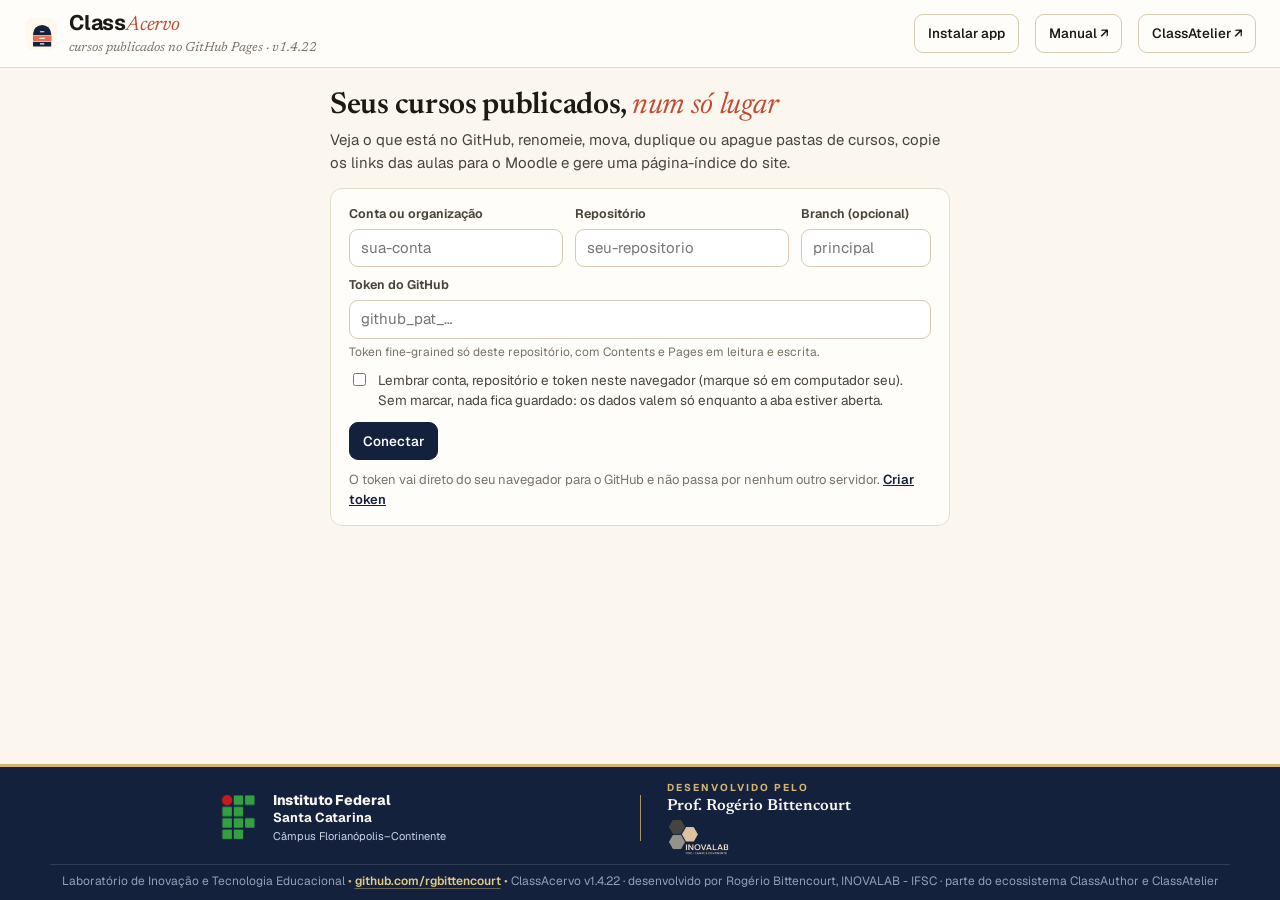
<file: index.html>
<!doctype html>
<html lang="pt-BR">
<head>
<meta charset="utf-8">
<meta name="viewport" content="width=device-width, initial-scale=1">
<title>ClassAcervo - Cursos publicados</title>
<meta name="description" content="Administre os cursos publicados no GitHub Pages: veja, renomeie, mova, duplique, exclua e gere o índice do site. Ferramenta do ecossistema ClassAuthor e ClassAtelier.">
<meta name="theme-color" content="#14213D">
<link rel="icon" type="image/svg+xml" href="./assets/classacervo-favicon.svg?v=20261028c">
<link rel="icon" type="image/png" sizes="32x32" href="./assets/classacervo-favicon-32.png?v=20261028c">
<link rel="apple-touch-icon" sizes="180x180" href="./assets/classacervo-apple-touch-icon.png?v=20261028c">
<link rel="manifest" href="./assets/classacervo.webmanifest?v=20261029b">
<meta name="mobile-web-app-capable" content="yes">
<meta name="apple-mobile-web-app-capable" content="yes">
<meta name="apple-mobile-web-app-title" content="ClassAcervo">
<meta name="apple-mobile-web-app-status-bar-style" content="default">
<meta property="og:type" content="website">
<meta property="og:title" content="ClassAcervo - Cursos publicados">
<meta property="og:description" content="Organize, mova, duplique e exclua os cursos publicados no GitHub Pages.">
<meta property="og:image" content="https://rgbittencourt.github.io/classacervo/assets/brand/classacervo-cover.png?v=20261028c">
<meta property="og:image:type" content="image/png">
<meta name="twitter:card" content="summary_large_image">
<link rel="stylesheet" href="./fonts/fonts.css">
<link rel="stylesheet" href="./acervo.css?v=14">
</head>
<body>
<header class="top" id="top"></header>
<main id="main"></main>
<footer class="credits" aria-label="Créditos">
  <div class="credits-grid">
    <div class="credits-ifsc" aria-label="Instituto Federal de Santa Catarina">
      <img src="./assets/brand/ifsc-institutional-mark.png" alt="Logotipo colorido do IFSC" />
      <span><strong>Instituto Federal</strong><b>Santa Catarina</b><small>Câmpus Florianópolis–Continente</small></span>
    </div>
    <span class="credits-divider" aria-hidden="true"></span>
    <aside class="credits-dev" aria-label="Créditos de desenvolvimento">
      <p>Desenvolvido pelo</p>
      <strong>Prof. Rogério Bittencourt</strong>
      <img src="./assets/brand/inovalab-signature.png" alt="Logotipo completo do INOVALAB" />
    </aside>
  </div>
  <p class="credits-line">Laboratório de Inovação e Tecnologia Educacional <span class="credits-sep" aria-hidden="true">•</span> <a href="https://github.com/rgbittencourt" target="_blank" rel="noreferrer">github.com/rgbittencourt</a> <span class="credits-sep" aria-hidden="true">•</span> ClassAcervo v1.4.22 · desenvolvido por Rogério Bittencourt, INOVALAB - IFSC · parte do ecossistema ClassAuthor e ClassAtelier</p>
</footer>
<div id="dialog-root"></div>
<div id="toast" class="toast" role="status" aria-live="polite" hidden></div>
<script type="module" src="./acervo.js?v=13"></script>
</body>
</html>
</file>
<file: fonts/fonts.css>
/* Aula Design System — canonical variable webfonts.
   One file per family/style replaces the former weight-specific duplicates. */

@font-face {
  font-family: 'Newsreader';
  font-style: normal;
  font-weight: 200 800;
  font-display: swap;
  src: url(./Newsreader-VariableFont_opsz_wght.ttf) format('truetype');
}

@font-face {
  font-family: 'Newsreader';
  font-style: italic;
  font-weight: 200 800;
  font-display: swap;
  src: url(./Newsreader-Italic-VariableFont_opsz_wght.ttf) format('truetype');
}

@font-face {
  font-family: 'Geist';
  font-style: normal;
  font-weight: 100 900;
  font-display: swap;
  src: url(./Geist-VariableFont_wght.ttf) format('truetype');
}

@font-face {
  font-family: 'Geist';
  font-style: italic;
  font-weight: 100 900;
  font-display: swap;
  src: url(./Geist-Italic-VariableFont_wght.ttf) format('truetype');
}

@font-face {
  font-family: 'JetBrains Mono';
  font-style: normal;
  font-weight: 100 800;
  font-display: swap;
  src: url(./JetBrainsMono-VariableFont_wght.ttf) format('truetype');
}

@font-face {
  font-family: 'JetBrains Mono';
  font-style: italic;
  font-weight: 100 800;
  font-display: swap;
  src: url(./JetBrainsMono-Italic-VariableFont_wght.ttf) format('truetype');
}

@font-face {
  font-family: 'Bricolage Grotesque';
  font-style: normal;
  font-weight: 200 800;
  font-stretch: 75% 100%;
  font-display: swap;
  src: url(./BricolageGrotesque-VariableFont_opsz_wdth_wght.ttf) format('truetype');
}
</file>
<file: acervo.css>
:root{
  --paper:#fbf6ee; --sand:#f3ead9; --card:#fffdf9; --ink:#1c1a17; --ink-2:#4a443b; --ink-3:#7a7265;
  --navy:#14213D; --coral:#e76f51; --coral-deep:#bf4c34; --line:#e6dcc8; --line-2:#d8cbb1;
  --ok:#2f7d4f; --ok-bg:#e3f1e7; --warn:#9a6a12; --warn-bg:#f8edcf; --bad:#b3372a; --bad-bg:#f9e1dc;
  --serif:"Newsreader",Georgia,serif; --sans:"Geist",system-ui,-apple-system,"Segoe UI",sans-serif; --mono:"JetBrains Mono",ui-monospace,Menlo,monospace;
  --radius:12px;
}
*{box-sizing:border-box}
html{-webkit-text-size-adjust:100%}
body{margin:0;background:var(--paper);color:var(--ink);font:15px/1.5 var(--sans);min-height:100vh}
button,input,select,textarea{font:inherit;color:inherit}
a{color:var(--navy)}
:focus-visible{outline:2px solid var(--coral);outline-offset:2px;border-radius:6px}
[hidden]{display:none!important}

/* barra superior */
.top{display:flex;align-items:center;gap:16px;flex-wrap:wrap;padding:12px 24px;background:var(--card);border-bottom:1px solid var(--line);position:sticky;top:0;z-index:20}
.brand{display:flex;align-items:center;gap:11px;text-decoration:none;color:var(--ink)}
.brand img{width:34px;height:34px;border-radius:9px;flex:none}
.wordmark{font-size:21px;letter-spacing:-.01em;line-height:1}
.wordmark b{font-weight:700}
.wordmark i{font-family:var(--serif);font-weight:400;color:var(--coral-deep)}
.tagline{display:block;font:italic 13px/1.2 var(--serif);color:var(--ink-3);margin-top:3px}
.top-spacer{flex:1}
.conn-info{display:flex;align-items:center;gap:8px;flex-wrap:wrap;font-size:13px;color:var(--ink-2)}
.conn-info code{font-family:var(--mono);font-size:12.5px;background:var(--sand);padding:2px 7px;border-radius:6px}

/* botões e chips */
.btn{display:inline-flex;align-items:center;gap:7px;border:1px solid var(--line-2);background:var(--card);padding:8px 13px;border-radius:9px;cursor:pointer;font-weight:550;font-size:13.5px;white-space:nowrap;text-decoration:none;color:var(--ink)}
.btn:hover{background:var(--sand)}
.btn[disabled]{opacity:.5;cursor:not-allowed}
.btn.primary{background:var(--navy);border-color:var(--navy);color:#fff}
.btn.primary:hover{background:#0d1730}
.btn.danger{color:var(--bad);border-color:#e3b3aa}
.btn.danger:hover{background:var(--bad-bg)}
.btn.small{padding:5px 10px;font-size:12.5px;border-radius:8px}
.btn.ghost{border-color:transparent;background:transparent}
.btn.ghost:hover{background:var(--sand)}
.chip{display:inline-flex;align-items:center;gap:6px;font-size:12px;font-weight:600;padding:3px 10px;border-radius:999px;background:var(--sand);color:var(--ink-2)}
.chip.ok{background:var(--ok-bg);color:var(--ok)}
.chip.warn{background:var(--warn-bg);color:var(--warn)}
.chip.bad{background:var(--bad-bg);color:var(--bad)}
.dot{width:7px;height:7px;border-radius:50%;background:currentColor;display:inline-block}

main{max-width:1180px;margin:0 auto;padding:14px 24px 14px}

/* tela de conexão */
.connect{max-width:620px;margin:8px auto 0}
.connect h1{font:600 30px/1.1 var(--serif);letter-spacing:-.01em;margin:0 0 6px}
.connect h1 i{color:var(--coral-deep);font-weight:400}
.connect .lead{color:var(--ink-2);margin:0 0 14px;font-size:15px}
.panel{background:var(--card);border:1px solid var(--line);border-radius:var(--radius);padding:16px 18px}
.field{display:block;margin:0 0 9px}
.field>span{display:block;font-size:12.5px;font-weight:650;color:var(--ink-2);margin-bottom:5px}
.field input[type=text],.field input[type=password],.field select{width:100%;border:1px solid var(--line-2);border-radius:9px;padding:7px 11px;background:#fff}
.field small{display:block;color:var(--ink-3);font-size:12px;margin-top:4px}
.row2{display:grid;grid-template-columns:1fr 1fr;gap:12px}
.row3{display:grid;grid-template-columns:1fr 1fr 130px;gap:12px}
.check{display:flex;gap:9px;align-items:flex-start;font-size:13.5px;color:var(--ink-2);margin:2px 0 12px}
.check input{margin-top:3px}
.hint{font-size:13px;color:var(--ink-3);margin:10px 0 0}
.hint a{font-weight:600}
.err{background:var(--bad-bg);color:var(--bad);border-radius:9px;padding:10px 12px;font-size:13.5px;margin:0 0 14px}
.note{background:var(--warn-bg);color:#6d4c0d;border-radius:9px;padding:10px 12px;font-size:13.5px;margin:0 0 14px}

/* abas e cabeçalho de seção */
.tabs{display:flex;gap:4px;border-bottom:1px solid var(--line);margin:0 0 22px}
.tab{background:none;border:0;padding:10px 16px;font-weight:600;color:var(--ink-3);cursor:pointer;border-bottom:3px solid transparent;margin-bottom:-1px;font-size:14.5px}
.tab[aria-selected=true]{color:var(--ink);border-bottom-color:var(--coral)}
.section-head{display:flex;align-items:flex-end;justify-content:space-between;gap:14px;flex-wrap:wrap;margin:0 0 16px}
.section-head h2{font:600 26px/1.15 var(--serif);margin:0}
.section-head p{margin:4px 0 0;color:var(--ink-3);font-size:14px}
.actions{display:flex;gap:8px;flex-wrap:wrap}

/* cartões de curso */
.grid{display:grid;grid-template-columns:repeat(auto-fill,minmax(340px,1fr));gap:16px}
.course{background:var(--card);border:1px solid var(--line);border-radius:var(--radius);padding:18px 18px 14px;display:flex;flex-direction:column;gap:10px}
.course:hover{border-color:var(--line-2)}
.crumbs{font:12.5px var(--mono);color:var(--ink-3);overflow-wrap:anywhere}
.crumbs b{color:var(--coral-deep);font-weight:600}
.course h3{font:600 21px/1.2 var(--serif);margin:0}
.meta{display:flex;gap:7px;flex-wrap:wrap}
.course-actions{display:flex;gap:6px;flex-wrap:wrap;margin-top:2px}
.lessons{border-top:1px dashed var(--line-2);padding-top:10px;margin-top:2px}
.lessons ol{list-style:none;margin:0;padding:0;display:flex;flex-direction:column;gap:4px}
.lessons li{display:flex;align-items:flex-start;gap:8px;font-size:13.5px}
.lessons li .n{display:block;font:600 11.5px var(--mono);color:var(--coral-deep);letter-spacing:.02em;margin-bottom:1px}
.lessons li .t{flex:1;min-width:0;line-height:1.35}
.lessons ol{gap:10px}
.lessons li .btn{flex:none}
.empty{text-align:center;padding:54px 20px;color:var(--ink-3)}
.empty h3{font:600 22px var(--serif);color:var(--ink);margin:0 0 6px}

/* explorador de arquivos */
.explorer{display:grid;grid-template-columns:minmax(300px,1fr) minmax(300px,1.1fr);gap:16px;align-items:start}
.tree{background:var(--card);border:1px solid var(--line);border-radius:var(--radius);padding:8px;max-height:72vh;overflow:auto}
.node{display:flex;align-items:center;gap:7px;padding:5px 8px;border-radius:8px;cursor:pointer;font-size:14px;min-height:30px}
.node:hover{background:var(--sand)}
.node[aria-selected=true]{background:#f9e3da}
.node .twisty{width:20px;flex:none;color:var(--ink-2);font-size:14px;line-height:1;text-align:center}
.node svg{flex:none;color:var(--ink-3)}
.node.dir svg{color:var(--coral-deep)}
.node .name{flex:1;min-width:0;overflow:hidden;text-overflow:ellipsis;white-space:nowrap}
.node .size{font:12px var(--mono);color:var(--ink-3)}
.detail{background:var(--card);border:1px solid var(--line);border-radius:var(--radius);padding:18px;position:sticky;top:84px}
.detail h3{font:600 20px/1.2 var(--serif);margin:0 0 4px;overflow-wrap:anywhere}
.detail .path{font:12.5px var(--mono);color:var(--ink-3);overflow-wrap:anywhere;margin:0 0 12px}
.kv{display:grid;grid-template-columns:auto 1fr;gap:5px 14px;font-size:13.5px;margin:0 0 14px}
.kv dt{color:var(--ink-3)}
.kv dd{margin:0;overflow-wrap:anywhere}
.preview{border:1px solid var(--line);border-radius:9px;background:#fff;margin:14px 0 0;max-height:300px;overflow:auto}
.preview pre{margin:0;padding:12px;font:12px/1.5 var(--mono);white-space:pre-wrap;word-break:break-word}
.preview img{display:block;max-width:100%;margin:0 auto;padding:12px}

/* diálogos */
.scrim{position:fixed;inset:0;background:rgba(20,22,32,.46);display:grid;place-items:center;padding:20px;z-index:60}
.dialog{background:var(--card);border-radius:14px;width:min(560px,100%);max-height:88vh;overflow:auto;box-shadow:0 24px 70px rgba(0,0,0,.3)}
.dialog header{padding:18px 22px 6px}
.dialog header h2{font:600 22px/1.2 var(--serif);margin:0}
.dialog .body{padding:8px 22px 6px}
.dialog footer{display:flex;gap:8px;justify-content:flex-end;padding:14px 22px 18px;flex-wrap:wrap}
.dialog p{margin:0 0 12px;color:var(--ink-2)}
.list-pick{border:1px solid var(--line);border-radius:9px;max-height:220px;overflow:auto;margin:0 0 14px}
.list-pick label{display:flex;gap:9px;align-items:flex-start;padding:8px 11px;border-bottom:1px solid var(--line);font-size:13.5px;cursor:pointer}
.list-pick label:last-child{border-bottom:0}
.list-pick code{font:12px var(--mono);color:var(--ink-3)}
.result a{font-weight:600}
.spinner{display:inline-block;width:14px;height:14px;border:2px solid var(--line-2);border-top-color:var(--navy);border-radius:50%;animation:spin .8s linear infinite;vertical-align:-2px;margin-right:6px}
@keyframes spin{to{transform:rotate(360deg)}}
.toast{position:fixed;left:50%;bottom:26px;transform:translateX(-50%);background:var(--navy);color:#fff;padding:10px 18px;border-radius:10px;font-size:14px;z-index:80;box-shadow:0 10px 30px rgba(0,0,0,.25);max-width:90vw}
.loading{padding:70px 20px;text-align:center;color:var(--ink-3)}

@media (max-width:820px){
  .explorer{grid-template-columns:1fr}
  .detail{position:static}
  main{padding:14px 16px 24px}
  .top{padding:10px 16px}
  .row2,.row3{grid-template-columns:1fr}
}

.pick{width:16px;height:16px;flex:none;margin:0;accent-color:var(--navy);cursor:pointer}
.twisty{cursor:pointer;padding:4px 3px}
.bulk{display:flex;align-items:center;gap:10px;flex-wrap:wrap;background:#fdeee9;border:1px solid #efc9bf;border-radius:10px;padding:9px 14px;margin:0 0 14px;position:sticky;top:72px;z-index:10}
.bulk span{margin-right:auto}

/* créditos de autoria (mesmo desenho da capa do ClassAuthor) */
body{display:flex;flex-direction:column}
body>main{flex:1 0 auto;width:100%}
.credits{flex:none;background:var(--navy);color:#cbd5e4;padding:14px 24px 10px;border-top:3px solid #d3b56e}
.credits-grid{max-width:1180px;margin:0 auto;display:grid;grid-template-columns:minmax(0,1fr) 1px minmax(0,1fr);align-items:center;gap:clamp(14px,2.4vw,26px)}
.credits-ifsc{display:flex;align-items:center;justify-content:center;gap:15px;min-width:0;color:#f8f5ec}
.credits-ifsc>img{width:40px;height:47px;flex:none;object-fit:contain}
.credits-ifsc>span{display:flex;flex-direction:column;gap:2px;line-height:1.12}
.credits-ifsc strong{font-size:14px;font-weight:800;letter-spacing:-.01em}
.credits-ifsc b{font-size:13px;font-weight:700}
.credits-ifsc small{margin-top:2px;color:#cbd5e4;font-size:11px;line-height:1.25}
.credits-divider{display:block;width:1px;min-height:46px;background:rgba(211,181,110,.78)}
.credits-dev{display:flex;flex-direction:column;align-items:flex-start;max-width:360px;font-size:12px;line-height:1.4}
.credits-dev>p{margin:0;color:#d3b56e;font-size:10px;font-weight:700;letter-spacing:.2em;text-transform:uppercase}
.credits-dev>strong{display:block;margin-top:2px;color:#f8f5ec;font-family:var(--serif);font-size:16px;line-height:1.2;font-weight:600}
.credits-dev>img{width:118px;height:38px;margin-top:2px;object-fit:contain;object-position:left;background:transparent}
.credits-meta{grid-column:1 / -1;display:flex;flex-wrap:wrap;align-items:center;justify-content:center;gap:4px 10px;padding-top:0;color:#cbd5e4;font-size:11.5px}
.credits-meta a{color:#e1c986;font-weight:600;text-decoration:underline;text-decoration-color:rgba(225,201,134,.4);text-underline-offset:3px}
.credits-sep{color:#d3b56e}
.credits-line a{color:#e1c986;font-weight:600;text-decoration:underline;text-decoration-color:rgba(225,201,134,.4);text-underline-offset:3px}
.credits-line{max-width:1180px;margin:8px auto 0;padding-top:7px;line-height:1.5;border-top:1px solid rgba(255,255,255,.12);text-align:center;color:#91a0b4;font-size:12px}
@media(max-width:620px){.credits{padding:18px 18px 14px}.credits-grid{grid-template-columns:1fr;gap:20px}.credits-divider{width:100%;height:1px;min-height:0}.credits-ifsc{justify-content:flex-start}.credits-meta{justify-content:flex-start}.credits-line{text-align:left}.credits-dev>img{width:180px;height:68px}}
@media print{.credits{display:none}}

.dialog .steps{margin:10px 0 12px;padding-left:22px;line-height:1.55}.dialog .steps li{margin:4px 0}

/* miniatura do curso e situação da publicação */
.thumb{display:block;position:relative;aspect-ratio:16/10;overflow:hidden;border-radius:10px;border:1px solid var(--line);background:var(--sand);margin:-4px 0 2px}
.thumb iframe{position:absolute;left:0;top:0;width:1280px;height:800px;border:0;transform-origin:0 0;transform:scale(.265);pointer-events:none;background:#fff}
.thumb:hover{border-color:var(--line-2)}
.spinner.small{width:11px;height:11px;border-width:2px}

/* relatório para o Moodle */
.dialog.wide{width:min(860px,100%)}
.report-box{display:block;width:100%;box-sizing:border-box;font:12px/1.5 var(--mono);border:1px solid var(--line-2);border-radius:9px;padding:10px 12px;background:#fff;resize:vertical}
.report-table{width:100%;border-collapse:collapse;font-size:13.5px}
.report-table th{text-align:left;font-size:12px;color:var(--ink-3);padding:6px 8px;border-bottom:1px solid var(--line-2)}
.report-table td{padding:8px;border-bottom:1px solid var(--line);vertical-align:top}
</file>
